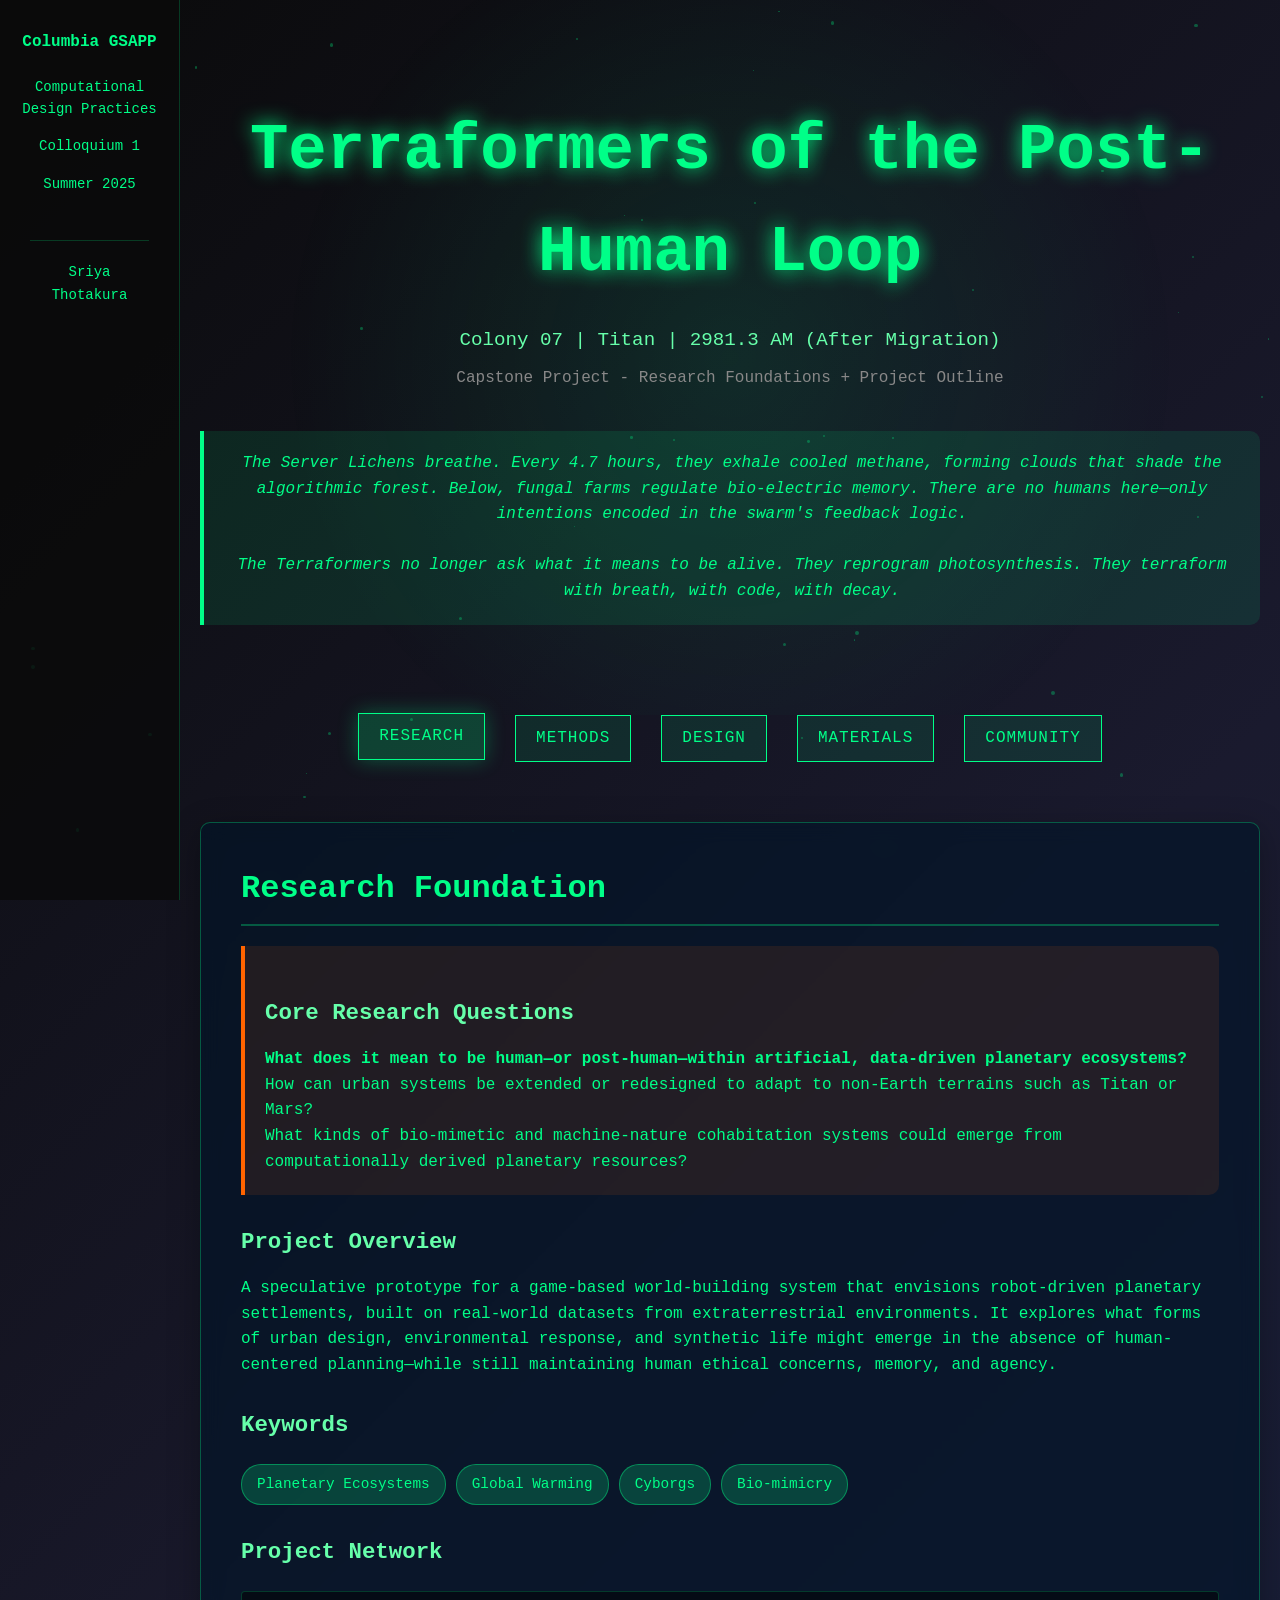
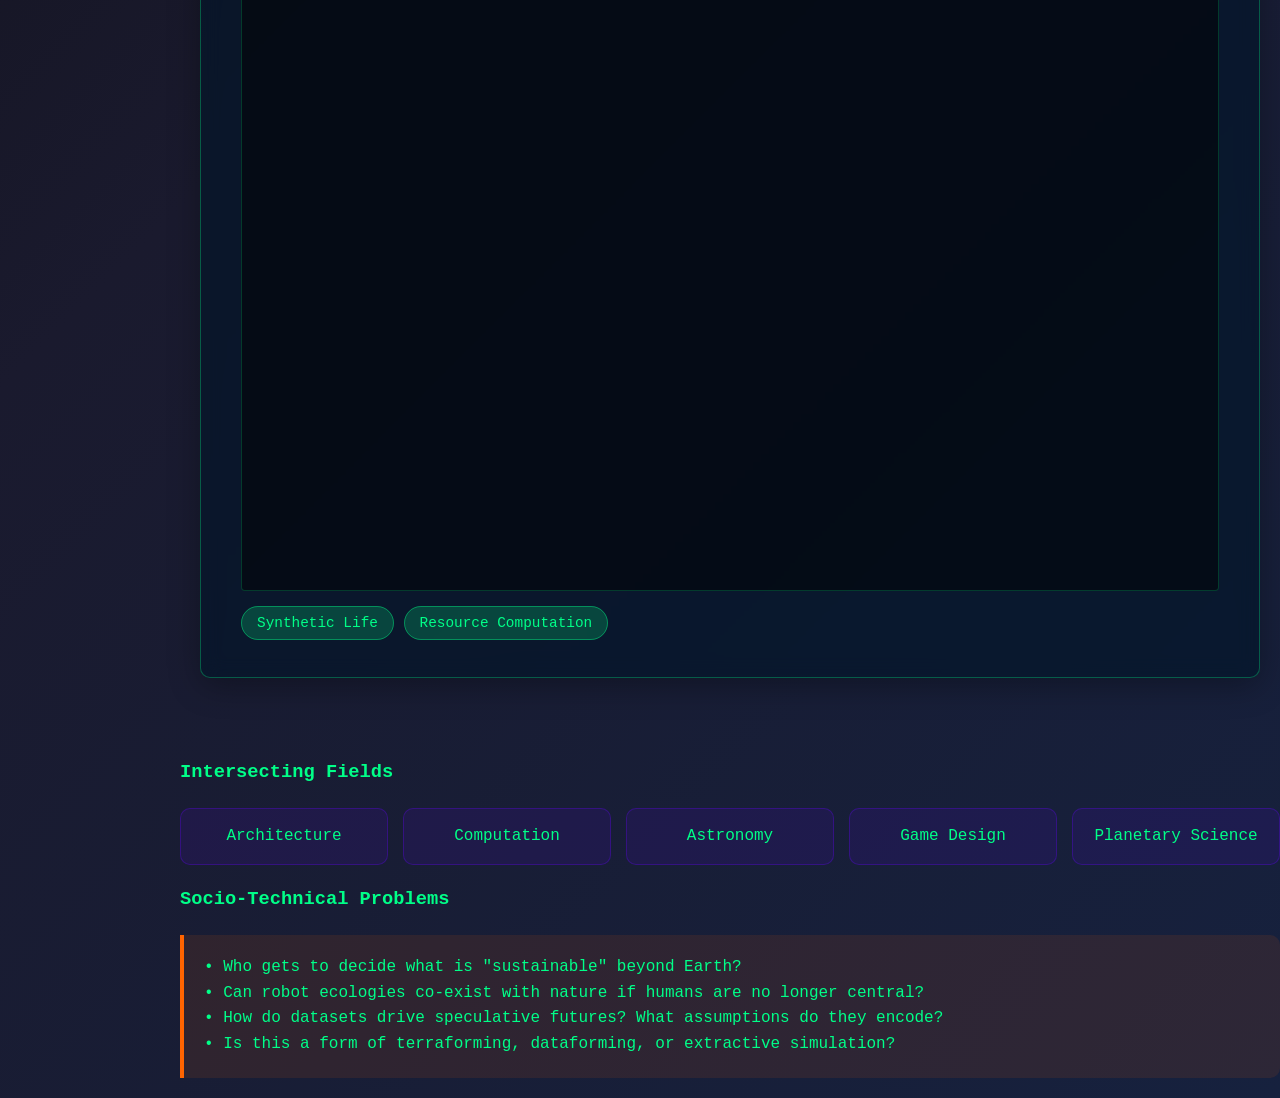
<file: index.html>
<!DOCTYPE html>
<html lang="en">
<head>
    <meta charset="UTF-8">
    <meta name="viewport" content="width=device-width, initial-scale=1.0">
    <title>Terraformers of the Post-Human Loop</title>
    <link rel="stylesheet" href="style.css">
</head>
<body>
    <div class="side-panel">
        <div class="gsapp">Columbia GSAPP</div>
        <div>Computational Design Practices</div>
        <div>Colloquium 1</div>
        <div>Summer 2025</div>
        <div class="name">Sriya Thotakura</div>
    </div>
    <div class="particles" id="particles"></div>
    
    <div class="container">
        <header class="header breathing">
            <h1 class="title">Terraformers of the Post-Human Loop</h1>
            <div class="subtitle">Colony 07 | Titan | 2981.3 AM (After Migration)</div>
            <div class="location">Capstone Project - Research Foundations + Project Outline</div>
            
            <div class="intro-text">
                The Server Lichens breathe. Every 4.7 hours, they exhale cooled methane, forming clouds that shade the algorithmic forest. Below, fungal farms regulate bio-electric memory. There are no humans here—only intentions encoded in the swarm's feedback logic.<br><br>
                The Terraformers no longer ask what it means to be alive. They reprogram photosynthesis. They terraform with breath, with code, with decay.
            </div>
        </header>

        <nav class="nav">
            <div class="nav-item active" onclick="showSection('research')">Research</div>
            <div class="nav-item" onclick="showSection('methods')">Methods</div>
            <div class="nav-item" onclick="showSection('design')">Design</div>
            <div class="nav-item" onclick="showSection('materials')">Materials</div>
            <div class="nav-item" onclick="showSection('community')">Community</div>
        </nav>

        <section id="research" class="section active">
            <h2>Research Foundation</h2>
            
            <div class="research-questions">
                <h3>Core Research Questions</h3>
                <p><strong>What does it mean to be human—or post-human—within artificial, data-driven planetary ecosystems?</strong></p>
                <p>How can urban systems be extended or redesigned to adapt to non-Earth terrains such as Titan or Mars?</p>
                <p>What kinds of bio-mimetic and machine-nature cohabitation systems could emerge from computationally derived planetary resources?</p>
            </div>

            <h3>Project Overview</h3>
            <p>A speculative prototype for a game-based world-building system that envisions robot-driven planetary settlements, built on real-world datasets from extraterrestrial environments. It explores what forms of urban design, environmental response, and synthetic life might emerge in the absence of human-centered planning—while still maintaining human ethical concerns, memory, and agency.</p>

            <h3>Keywords</h3>
            <div class="keywords">
                <span class="keyword">Planetary Ecosystems</span>
                <span class="keyword">Global Warming</span>
                <span class="keyword">Cyborgs</span>
                <span class="keyword">Bio-mimicry</span>
            </div>

            <h3>Project Network</h3>
            <div id="network-graph"></div>
                <span class="keyword">Synthetic Life</span>
                <span class="keyword">Resource Computation</span>
            </div>

            <h3>Intersecting Fields</h3>
            <div class="fields">
                <div class="field">Architecture</div>
                <div class="field">Computation</div>
                <div class="field">Astronomy</div>
                <div class="field">Game Design</div>
                <div class="field">Planetary Science</div>
            </div>

            <h3>Socio-Technical Problems</h3>
            <div class="research-questions">
                <p>• Who gets to decide what is "sustainable" beyond Earth?</p>
                <p>• Can robot ecologies co-exist with nature if humans are no longer central?</p>
                <p>• How do datasets drive speculative futures? What assumptions do they encode?</p>
                <p>• Is this a form of terraforming, dataforming, or extractive simulation?</p>
            </div>
        </section>

        <section id="methods" class="section">
            <h2>Methods & Approach</h2>
            
            <h3>Computational Design Experiments</h3>
            <div class="deliverables">
                <div class="deliverable">Data-driven terrain generation from Titan topography</div>
                <div class="deliverable">Simulated microclimate networks based on methane and nitrogen flows</div>
                <div class="deliverable">Agent-based robot-nature interaction simulations</div>
                <div class="deliverable">Hybrid architectural forms (cyborg-nature structures)</div>
                <div class="deliverable">UI mockups for eco-feedback systems</div>
            </div>

            <h3>Research Methods</h3>
            <p><strong>Quantitative:</strong> Real datasets from NASA/JPL (Titan, Mars topography, atmosphere, etc.), simulation-based systems</p>
            <p><strong>Qualitative:</strong> Storytelling, ethnographic speculation, visual world-building</p>
            <p><strong>Components:</strong> Primarily computational and visual, with written theory and spatial sketches</p>

            <h3>Drawing Type: Vertical Sectional Datascape</h3>
            <div class="research-questions">
                <p><strong>Function:</strong></p>
                <p>• Maps a new speculative ecology on Titan</p>
                <p>• Situates design within planetary data, machine systems, and environmental feedback</p>
                <p>• Argues that robotic urbanism and bio-mimicry can be critically co-designed, not simply deployed</p>
            </div>
        </section>

        <section id="design" class="section">
            <h2>Design & Tools</h2>
            
            <div class="tools-grid">
                <div class="tool-category">
                    <h3>Tools</h3>
                    <p>Rhino/Grasshopper, Unity/Unreal, QGIS, Open Planetary datasets, AI generative tools</p>
                </div>
                
                <div class="tool-category">
                    <h3>Theory</h3>
                    <p>Post-Anthropocentrism, Cyberfeminism, Design Fiction, Bio-Capital</p>
                </div>
                
                <div class="tool-category">
                    <h3>Design Tactics</h3>
                    <p>Multi-agent simulation, energy-flow systems, eco-feedback loops</p>
                </div>
                
                <div class="tool-category">
                    <h3>Aesthetics</h3>
                    <p>Harsh beauty, atmospheric computing, cosmic urbanism, alien biophilia</p>
                </div>
            </div>

            <h3>Visual Representation</h3>
            <p>Inspired by machine-generated textures, planetary data maps, AI-randomized urbanism. Aesthetic references: Annihilation, Dune (2021), System Shock interface visuals. Uses speculative visual storytelling to provoke reflection on nonhuman design logic.</p>

            <h3>Project Deliverables</h3>
            <div class="deliverables">
                <div class="deliverable">Procedural planetary maps</div>
                <div class="deliverable">Visual + text-based future scenarios</div>
                <div class="deliverable">Game mechanics simulating ecosystem dependencies</div>
                <div class="deliverable">Hybrid architectural typologies</div>
                <div class="deliverable">Documentation of ethical + technical implications</div>
            </div>

            <h3>The Challenge</h3>
            <div class="research-questions">
                <p>• Accessing and integrating planetary data (especially Titan's or Mars's ecosystems)</p>
                <p>• Balancing speculative storytelling with rigorous environmental modeling</p>
                <p>• Learning procedural modeling + game engine workflows (Unity, Unreal)</p>
                <p>• Creating believable yet critical aesthetics</p>
                <p>• Positioning work clearly in dialogue with climate justice and decolonial design logics</p>
            </div>
        </section>

        <section id="materials" class="section">
            <h2>Material Gesture - Techno-ecological Future</h2>
            
            <div class="material-gesture">
                <h3>Physical Artifacts</h3>
                <p>• 3D-printed terrain models with embedded sensors</p>
                <p>• Interactive data visualization panels</p>
                <p>• Speculative material samples (grown, printed, or assembled)</p>
                <p>• Augmented reality overlays showing system dynamics</p>
            </div>

            <h3>Technical Implementation</h3>
            <p>• Real-time data feeds from environmental sensors</p>
            <p>• Machine learning models trained on planetary data</p>
            <p>• Interactive simulation interfaces</p>
            <p>• Physical computing components (Arduino/Raspberry Pi)</p>
        </section>

        <section id="community" class="section">
            <h2>Community & Next Steps</h2>
            
            <h3>Engagement</h3>
            <p>• Open-source project documentation</p>
            <p>• Community workshops on speculative design</p>
            <p>• Collaborative world-building sessions</p>
            
            <h3>Future Development</h3>
            <p>• Expand to other planetary environments</p>
            <p>• Develop educational modules</p>
            <p>• Create interactive web platform for community contributions</p>
            <p>• Publish findings in academic and design publications</p>
        </section>
    </div>

    <script src="https://d3js.org/d3.v7.min.js"></script>
    <script src="script.js"></script>
</body>
</html>
</file>
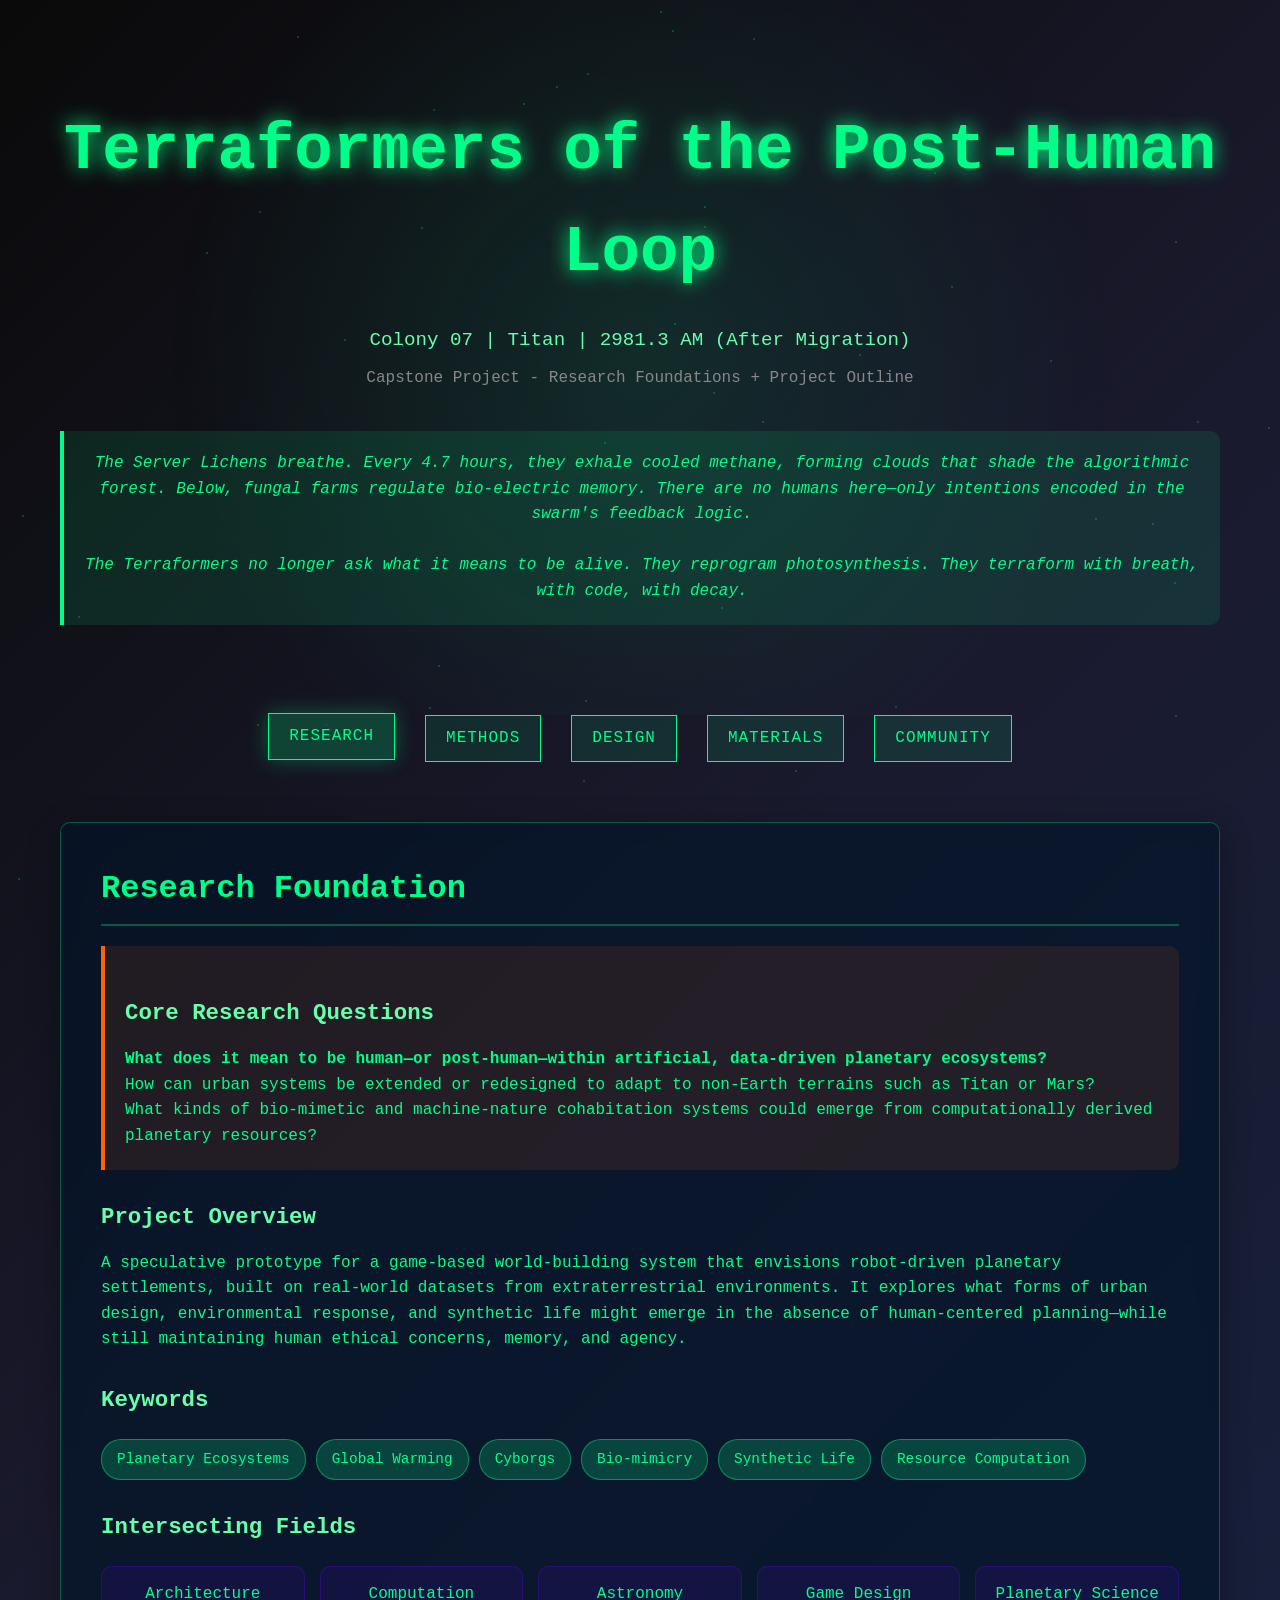
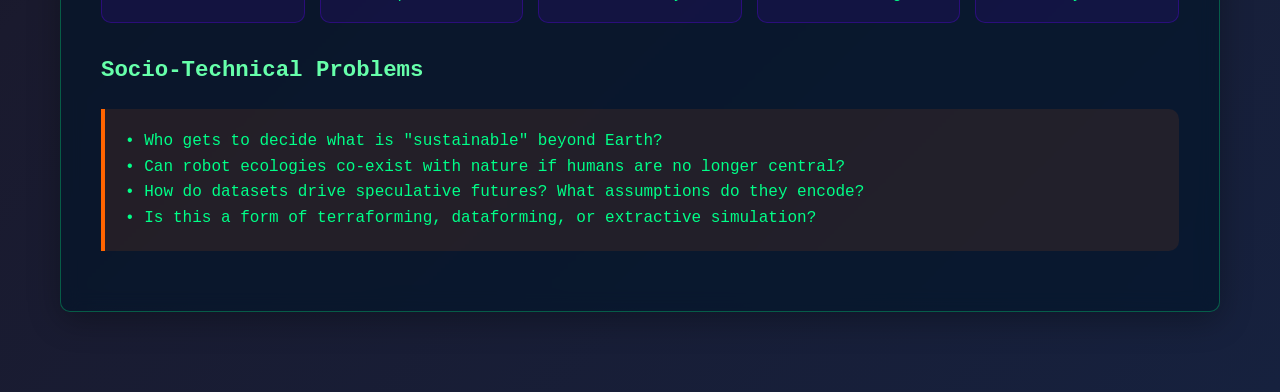
<file: terraformers_website.html>
<!DOCTYPE html>
<html lang="en">
<head>
    <meta charset="UTF-8">
    <meta name="viewport" content="width=device-width, initial-scale=1.0">
    <title>Terraformers of the Post-Human Loop</title>
    <style>
        * {
            margin: 0;
            padding: 0;
            box-sizing: border-box;
        }

        body {
            font-family: 'Courier New', monospace;
            background: linear-gradient(135deg, #0a0a0a 0%, #1a1a2e 50%, #16213e 100%);
            color: #00ff88;
            line-height: 1.6;
            overflow-x: hidden;
        }

        .container {
            max-width: 1200px;
            margin: 0 auto;
            padding: 0 20px;
        }

        /* Animated background particles */
        .particles {
            position: fixed;
            top: 0;
            left: 0;
            width: 100%;
            height: 100%;
            pointer-events: none;
            z-index: -1;
        }

        .particle {
            position: absolute;
            width: 2px;
            height: 2px;
            background: #00ff88;
            border-radius: 50%;
            opacity: 0.3;
            animation: float 6s infinite ease-in-out;
        }

        @keyframes float {
            0%, 100% { transform: translateY(0px) rotate(0deg); opacity: 0.3; }
            50% { transform: translateY(-20px) rotate(180deg); opacity: 0.8; }
        }

        /* Header */
        .header {
            text-align: center;
            padding: 100px 0 60px;
            background: radial-gradient(circle at center, rgba(0, 255, 136, 0.1) 0%, transparent 70%);
        }

        .title {
            font-size: clamp(2rem, 6vw, 4rem);
            font-weight: bold;
            margin-bottom: 20px;
            text-shadow: 0 0 20px #00ff88;
            animation: glow 2s ease-in-out infinite alternate;
        }

        @keyframes glow {
            from { text-shadow: 0 0 20px #00ff88; }
            to { text-shadow: 0 0 30px #00ff88, 0 0 40px #00ff88; }
        }

        .subtitle {
            font-size: 1.2rem;
            color: #66ffaa;
            margin-bottom: 10px;
        }

        .location {
            font-size: 1rem;
            color: #888;
            margin-bottom: 40px;
        }

        /* Navigation */
        .nav {
            display: flex;
            justify-content: center;
            gap: 30px;
            margin-bottom: 60px;
            flex-wrap: wrap;
        }

        .nav-item {
            background: rgba(0, 255, 136, 0.1);
            border: 1px solid #00ff88;
            padding: 10px 20px;
            cursor: pointer;
            transition: all 0.3s ease;
            text-transform: uppercase;
            letter-spacing: 1px;
        }

        .nav-item:hover, .nav-item.active {
            background: rgba(0, 255, 136, 0.2);
            box-shadow: 0 0 20px rgba(0, 255, 136, 0.3);
            transform: translateY(-2px);
        }

        /* Content sections */
        .section {
            margin-bottom: 80px;
            padding: 40px;
            background: rgba(0, 20, 40, 0.6);
            border: 1px solid rgba(0, 255, 136, 0.3);
            backdrop-filter: blur(10px);
            border-radius: 10px;
            box-shadow: 0 8px 32px rgba(0, 0, 0, 0.3);
            display: none;
        }

        .section.active {
            display: block;
            animation: fadeIn 0.5s ease-in;
        }

        @keyframes fadeIn {
            from { opacity: 0; transform: translateY(20px); }
            to { opacity: 1; transform: translateY(0); }
        }

        .section h2 {
            font-size: 2rem;
            margin-bottom: 20px;
            color: #00ff88;
            border-bottom: 2px solid rgba(0, 255, 136, 0.3);
            padding-bottom: 10px;
        }

        .section h3 {
            font-size: 1.4rem;
            margin: 30px 0 15px;
            color: #66ffaa;
        }

        .intro-text {
            font-style: italic;
            background: rgba(0, 255, 136, 0.1);
            padding: 20px;
            border-left: 4px solid #00ff88;
            margin-bottom: 30px;
            border-radius: 0 10px 10px 0;
        }

        .research-questions {
            background: rgba(255, 100, 0, 0.1);
            border-left: 4px solid #ff6400;
            padding: 20px;
            margin: 20px 0;
            border-radius: 0 10px 10px 0;
        }

        .keywords {
            display: flex;
            flex-wrap: wrap;
            gap: 10px;
            margin: 20px 0;
        }

        .keyword {
            background: rgba(0, 255, 136, 0.2);
            padding: 8px 15px;
            border-radius: 20px;
            font-size: 0.9rem;
            border: 1px solid rgba(0, 255, 136, 0.4);
        }

        .fields {
            display: grid;
            grid-template-columns: repeat(auto-fit, minmax(200px, 1fr));
            gap: 15px;
            margin: 20px 0;
        }

        .field {
            background: rgba(100, 0, 255, 0.1);
            padding: 15px;
            text-align: center;
            border: 1px solid rgba(100, 0, 255, 0.3);
            border-radius: 10px;
        }

        .tools-grid {
            display: grid;
            grid-template-columns: repeat(auto-fit, minmax(250px, 1fr));
            gap: 20px;
            margin: 20px 0;
        }

        .tool-category {
            background: rgba(0, 100, 255, 0.1);
            padding: 20px;
            border-radius: 10px;
            border: 1px solid rgba(0, 100, 255, 0.3);
        }

        .deliverables {
            display: grid;
            grid-template-columns: repeat(auto-fit, minmax(200px, 1fr));
            gap: 15px;
            margin: 20px 0;
        }

        .deliverable {
            background: rgba(255, 200, 0, 0.1);
            padding: 15px;
            text-align: center;
            border: 1px solid rgba(255, 200, 0, 0.3);
            border-radius: 10px;
            transition: transform 0.3s ease;
        }

        .deliverable:hover {
            transform: translateY(-5px);
            box-shadow: 0 5px 15px rgba(255, 200, 0, 0.2);
        }

        .material-gesture {
            background: rgba(255, 0, 100, 0.1);
            border: 1px solid rgba(255, 0, 100, 0.3);
            padding: 25px;
            border-radius: 15px;
            margin: 30px 0;
        }

        /* Responsive design */
        @media (max-width: 768px) {
            .nav {
                flex-direction: column;
                align-items: center;
            }
            
            .section {
                padding: 20px;
                margin-bottom: 40px;
            }
            
            .tools-grid,
            .fields,
            .deliverables {
                grid-template-columns: 1fr;
            }
        }

        /* Breathing animation for server lichens reference */
        .breathing {
            animation: breathe 4.7s ease-in-out infinite;
        }

        @keyframes breathe {
            0%, 100% { opacity: 0.7; transform: scale(1); }
            50% { opacity: 1; transform: scale(1.02); }
        }
    </style>
</head>
<body>
    <div class="particles" id="particles"></div>
    
    <div class="container">
        <header class="header breathing">
            <h1 class="title">Terraformers of the Post-Human Loop</h1>
            <div class="subtitle">Colony 07 | Titan | 2981.3 AM (After Migration)</div>
            <div class="location">Capstone Project - Research Foundations + Project Outline</div>
            
            <div class="intro-text">
                The Server Lichens breathe. Every 4.7 hours, they exhale cooled methane, forming clouds that shade the algorithmic forest. Below, fungal farms regulate bio-electric memory. There are no humans here—only intentions encoded in the swarm's feedback logic.<br><br>
                The Terraformers no longer ask what it means to be alive. They reprogram photosynthesis. They terraform with breath, with code, with decay.
            </div>
        </header>

        <nav class="nav">
            <div class="nav-item active" onclick="showSection('research')">Research</div>
            <div class="nav-item" onclick="showSection('methods')">Methods</div>
            <div class="nav-item" onclick="showSection('design')">Design</div>
            <div class="nav-item" onclick="showSection('materials')">Materials</div>
            <div class="nav-item" onclick="showSection('community')">Community</div>
        </nav>

        <section id="research" class="section active">
            <h2>Research Foundation</h2>
            
            <div class="research-questions">
                <h3>Core Research Questions</h3>
                <p><strong>What does it mean to be human—or post-human—within artificial, data-driven planetary ecosystems?</strong></p>
                <p>How can urban systems be extended or redesigned to adapt to non-Earth terrains such as Titan or Mars?</p>
                <p>What kinds of bio-mimetic and machine-nature cohabitation systems could emerge from computationally derived planetary resources?</p>
            </div>

            <h3>Project Overview</h3>
            <p>A speculative prototype for a game-based world-building system that envisions robot-driven planetary settlements, built on real-world datasets from extraterrestrial environments. It explores what forms of urban design, environmental response, and synthetic life might emerge in the absence of human-centered planning—while still maintaining human ethical concerns, memory, and agency.</p>

            <h3>Keywords</h3>
            <div class="keywords">
                <span class="keyword">Planetary Ecosystems</span>
                <span class="keyword">Global Warming</span>
                <span class="keyword">Cyborgs</span>
                <span class="keyword">Bio-mimicry</span>
                <span class="keyword">Synthetic Life</span>
                <span class="keyword">Resource Computation</span>
            </div>

            <h3>Intersecting Fields</h3>
            <div class="fields">
                <div class="field">Architecture</div>
                <div class="field">Computation</div>
                <div class="field">Astronomy</div>
                <div class="field">Game Design</div>
                <div class="field">Planetary Science</div>
            </div>

            <h3>Socio-Technical Problems</h3>
            <div class="research-questions">
                <p>• Who gets to decide what is "sustainable" beyond Earth?</p>
                <p>• Can robot ecologies co-exist with nature if humans are no longer central?</p>
                <p>• How do datasets drive speculative futures? What assumptions do they encode?</p>
                <p>• Is this a form of terraforming, dataforming, or extractive simulation?</p>
            </div>
        </section>

        <section id="methods" class="section">
            <h2>Methods & Approach</h2>
            
            <h3>Computational Design Experiments</h3>
            <div class="deliverables">
                <div class="deliverable">Data-driven terrain generation from Titan topography</div>
                <div class="deliverable">Simulated microclimate networks based on methane and nitrogen flows</div>
                <div class="deliverable">Agent-based robot-nature interaction simulations</div>
                <div class="deliverable">Hybrid architectural forms (cyborg-nature structures)</div>
                <div class="deliverable">UI mockups for eco-feedback systems</div>
            </div>

            <h3>Research Methods</h3>
            <p><strong>Quantitative:</strong> Real datasets from NASA/JPL (Titan, Mars topography, atmosphere, etc.), simulation-based systems</p>
            <p><strong>Qualitative:</strong> Storytelling, ethnographic speculation, visual world-building</p>
            <p><strong>Components:</strong> Primarily computational and visual, with written theory and spatial sketches</p>

            <h3>Drawing Type: Vertical Sectional Datascape</h3>
            <div class="research-questions">
                <p><strong>Function:</strong></p>
                <p>• Maps a new speculative ecology on Titan</p>
                <p>• Situates design within planetary data, machine systems, and environmental feedback</p>
                <p>• Argues that robotic urbanism and bio-mimicry can be critically co-designed, not simply deployed</p>
            </div>
        </section>

        <section id="design" class="section">
            <h2>Design & Tools</h2>
            
            <div class="tools-grid">
                <div class="tool-category">
                    <h3>Tools</h3>
                    <p>Rhino/Grasshopper, Unity/Unreal, QGIS, Open Planetary datasets, AI generative tools</p>
                </div>
                
                <div class="tool-category">
                    <h3>Theory</h3>
                    <p>Post-Anthropocentrism, Cyberfeminism, Design Fiction, Bio-Capital</p>
                </div>
                
                <div class="tool-category">
                    <h3>Design Tactics</h3>
                    <p>Multi-agent simulation, energy-flow systems, eco-feedback loops</p>
                </div>
                
                <div class="tool-category">
                    <h3>Aesthetics</h3>
                    <p>Harsh beauty, atmospheric computing, cosmic urbanism, alien biophilia</p>
                </div>
            </div>

            <h3>Visual Representation</h3>
            <p>Inspired by machine-generated textures, planetary data maps, AI-randomized urbanism. Aesthetic references: Annihilation, Dune (2021), System Shock interface visuals. Uses speculative visual storytelling to provoke reflection on nonhuman design logic.</p>

            <h3>Project Deliverables</h3>
            <div class="deliverables">
                <div class="deliverable">Procedural planetary maps</div>
                <div class="deliverable">Visual + text-based future scenarios</div>
                <div class="deliverable">Game mechanics simulating ecosystem dependencies</div>
                <div class="deliverable">Hybrid architectural typologies</div>
                <div class="deliverable">Documentation of ethical + technical implications</div>
            </div>

            <h3>The Challenge</h3>
            <div class="research-questions">
                <p>• Accessing and integrating planetary data (especially Titan's or Mars's ecosystems)</p>
                <p>• Balancing speculative storytelling with rigorous environmental modeling</p>
                <p>• Learning procedural modeling + game engine workflows (Unity, Unreal)</p>
                <p>• Creating believable yet critical aesthetics</p>
                <p>• Positioning work clearly in dialogue with climate justice and decolonial design logics</p>
            </div>
        </section>

        <section id="materials" class="section">
            <h2>Material Gesture - Techno-ecological Future</h2>
            
            <div class="material-gesture">
                <h3>Physical Artifacts</h3>
                <p>A knolled kit of synthetic ecosystem components, showing how robotic and natural systems intertwine physically. A kinetic breathing sculpture simulating planetary processes driven by real data. A projection or multi-sensory installation that immerses viewers in a post-human ecology.</p>
                
                <div class="deliverables">
                    <div class="deliverable">Methane collector spore</div>
                    <div class="deliverable">Server lichen tile</div>
                    <div class="deliverable">Bio-synthetic root node</div>
                    <div class="deliverable">Drone egg shell</div>
                    <div class="deliverable">Geothermal seed spike</div>
                </div>
            </div>

            <h3>Material Composition</h3>
            <p>Crafted from a mix of recycled plastics, bio-resins, and metallic finishes, these objects materialize the speculative infrastructures of an alien biosphere sustained by cyborg-nature hybrids.</p>

            <h3>Rhetorical Function</h3>
            <p>More than technical demonstrations, these pieces function as rhetorical devices, provoking reflection on humanity's evolving relationship with technology and the environment beyond Earth. They assert a representational position that challenges techno-solutionist narratives of space colonization by foregrounding symbiosis, fragility, and emergent complexity.</p>
        </section>

        <section id="community" class="section">
            <h2>Community & Context</h2>
            
            <h3>Community of Practice</h3>
            <p>Studio Folder (Terraforming project): planetary-scale design questions<br>
            Kelly and Zach Weinersmith (Soonish) – speculative tech futures<br>
            More-than-Human Design: critiquing human exceptionalism<br>
            Black Almanac & Satellite Dev projects</p>

            <h3>Historical Lineage</h3>
            <div class="research-questions">
                <p>• Ghost in the Shell (1978), Blame! manga – post-human, cyborg societies</p>
                <p>• NieR:Automata, Block'hood – system-driven ecological storytelling</p>
                <p>• Epic Spaceman's marble simulation – visualizing alien logic through data</p>
                <p>• Terraforming Mars (board game) – resource speculation in off-world design</p>
                <p>• Historical speculative design works by Dunne & Raby and More-than-Human design</p>
            </div>

            <h3>Situated Technology</h3>
            <p>This project aligns with CDP themes of critical technoscience and speculative realism. It operates as both a critique of current planetary data extractivism and a speculative tool for imagining alternative eco-technological futures.</p>

            <h3>Rhetorical Argument</h3>
            <div class="intro-text">
                Designing with planetary data is not neutral—it reflects and reproduces worldviews. This project argues that post-human ecosystems must be built ethically, not extractively. By turning robots into agents of bio-mimicry, not just efficiency, the project explores planetary coexistence without human supremacy.
            </div>
        </section>
    </div>

    <script>
        // Create floating particles
        function createParticles() {
            const particlesContainer = document.getElementById('particles');
            const particleCount = 50;
            
            for (let i = 0; i < particleCount; i++) {
                const particle = document.createElement('div');
                particle.className = 'particle';
                particle.style.left = Math.random() * 100 + '%';
                particle.style.top = Math.random() * 100 + '%';
                particle.style.animationDelay = Math.random() * 6 + 's';
                particle.style.animationDuration = (Math.random() * 4 + 4) + 's';
                particlesContainer.appendChild(particle);
            }
        }

        // Navigation functionality
        function showSection(sectionId) {
            // Hide all sections
            const sections = document.querySelectorAll('.section');
            sections.forEach(section => section.classList.remove('active'));
            
            // Remove active class from nav items
            const navItems = document.querySelectorAll('.nav-item');
            navItems.forEach(item => item.classList.remove('active'));
            
            // Show selected section
            document.getElementById(sectionId).classList.add('active');
            
            // Add active class to clicked nav item
            event.target.classList.add('active');
        }

        // Initialize particles when page loads
        window.addEventListener('load', createParticles);

        // Add some interactivity to deliverables
        document.addEventListener('DOMContentLoaded', function() {
            const deliverables = document.querySelectorAll('.deliverable');
            deliverables.forEach(deliverable => {
                deliverable.addEventListener('mouseenter', function() {
                    this.style.background = 'rgba(255, 200, 0, 0.2)';
                });
                deliverable.addEventListener('mouseleave', function() {
                    this.style.background = 'rgba(255, 200, 0, 0.1)';
                });
            });
        });
    </script>
</body>
</html>
</file>
<file: style.css>
* {
    margin: 0;
    padding: 0;
    box-sizing: border-box;
}

body {
    font-family: 'Courier New', monospace;
    background: linear-gradient(135deg, #0a0a0a 0%, #1a1a2e 50%, #16213e 100%);
    color: #00ff88;
    line-height: 1.6;
    overflow-x: hidden;
    position: relative;
    padding-left: 180px;
}

.side-panel {
    position: fixed;
    left: 0;
    top: 0;
    width: 180px;
    height: 100%;
    padding: 30px 15px;
    background: rgba(10, 10, 10, 0.8);
    border-right: 1px solid rgba(0, 255, 136, 0.2);
    z-index: 100;
    display: flex;
    flex-direction: column;
    justify-content: flex-start;
    align-items: center;
    text-align: center;
    font-size: 14px;
    line-height: 1.6;
}

.side-panel div {
    margin-bottom: 15px;
}

.side-panel .gsapp {
    font-weight: bold;
    color: #00ff88;
    font-size: 16px;
    margin-bottom: 20px;
}

.side-panel .name {
    margin-top: 30px;
    padding-top: 20px;
    border-top: 1px solid rgba(0, 255, 136, 0.2);
    width: 80%;
}

.container {
    max-width: 1200px;
    margin: 0 auto;
    padding: 0 20px;
}

/* Animated background particles */
.particles {
    position: fixed;
    top: 0;
    left: 0;
    width: 100%;
    height: 100%;
    pointer-events: none;
    z-index: -1;
}

.particle {
    position: absolute;
    width: 2px;
    height: 2px;
    background: #00ff88;
    border-radius: 50%;
    opacity: 0.3;
    animation: float 6s infinite ease-in-out;
}

@keyframes float {
    0%, 100% { transform: translateY(0px) rotate(0deg); opacity: 0.3; }
    50% { transform: translateY(-20px) rotate(180deg); opacity: 0.8; }
}

/* Header */
.header {
    text-align: center;
    padding: 100px 0 60px;
    background: radial-gradient(circle at center, rgba(0, 255, 136, 0.1) 0%, transparent 70%);
}

.title {
    font-size: clamp(2rem, 6vw, 4rem);
    font-weight: bold;
    margin-bottom: 20px;
    text-shadow: 0 0 20px #00ff88;
    animation: glow 2s ease-in-out infinite alternate;
}

@keyframes glow {
    from { text-shadow: 0 0 20px #00ff88; }
    to { text-shadow: 0 0 30px #00ff88, 0 0 40px #00ff88; }
}

.subtitle {
    font-size: 1.2rem;
    color: #66ffaa;
    margin-bottom: 10px;
}

.location {
    font-size: 1rem;
    color: #888;
    margin-bottom: 40px;
}

/* Navigation */
.nav {
    display: flex;
    justify-content: center;
    gap: 30px;
    margin-bottom: 60px;
    flex-wrap: wrap;
}

.nav-item {
    background: rgba(0, 255, 136, 0.1);
    border: 1px solid #00ff88;
    padding: 10px 20px;
    cursor: pointer;
    transition: all 0.3s ease;
    text-transform: uppercase;
    letter-spacing: 1px;
}

.nav-item:hover, .nav-item.active {
    background: rgba(0, 255, 136, 0.2);
    box-shadow: 0 0 20px rgba(0, 255, 136, 0.3);
    transform: translateY(-2px);
}

/* Content sections */
.section {
    margin-bottom: 80px;
    padding: 40px;
    background: rgba(0, 20, 40, 0.6);
    border: 1px solid rgba(0, 255, 136, 0.3);
    backdrop-filter: blur(10px);
    border-radius: 10px;
    box-shadow: 0 8px 32px rgba(0, 0, 0, 0.3);
    display: none;
}

.section.active {
    display: block;
    animation: fadeIn 0.5s ease-in;
}

@keyframes fadeIn {
    from { opacity: 0; transform: translateY(20px); }
    to { opacity: 1; transform: translateY(0); }
}

.section h2 {
    font-size: 2rem;
    margin-bottom: 20px;
    color: #00ff88;
    border-bottom: 2px solid rgba(0, 255, 136, 0.3);
    padding-bottom: 10px;
}

.section h3 {
    font-size: 1.4rem;
    margin: 30px 0 15px;
    color: #66ffaa;
}

.intro-text {
    font-style: italic;
    background: rgba(0, 255, 136, 0.1);
    padding: 20px;
    border-left: 4px solid #00ff88;
    margin-bottom: 30px;
    border-radius: 0 10px 10px 0;
}

.research-questions {
    background: rgba(255, 100, 0, 0.1);
    border-left: 4px solid #ff6400;
    padding: 20px;
    margin: 20px 0;
    border-radius: 0 10px 10px 0;
}

.keywords {
    display: flex;
    flex-wrap: wrap;
    gap: 10px;
    margin: 20px 0;
}

.keyword {
    background: rgba(0, 255, 136, 0.2);
    padding: 8px 15px;
    border-radius: 20px;
    font-size: 0.9rem;
    border: 1px solid rgba(0, 255, 136, 0.4);
}

.fields {
    display: grid;
    grid-template-columns: repeat(auto-fit, minmax(200px, 1fr));
    gap: 15px;
    margin: 20px 0;
}

.field {
    background: rgba(100, 0, 255, 0.1);
    padding: 15px;
    text-align: center;
    border: 1px solid rgba(100, 0, 255, 0.3);
    border-radius: 10px;
}

.tools-grid {
    display: grid;
    grid-template-columns: repeat(auto-fit, minmax(250px, 1fr));
    gap: 20px;
    margin: 20px 0;
}

.tool-category {
    background: rgba(0, 100, 255, 0.1);
    padding: 20px;
    border-radius: 10px;
    border: 1px solid rgba(0, 100, 255, 0.3);
}

.deliverables {
    display: grid;
    grid-template-columns: repeat(auto-fit, minmax(200px, 1fr));
    gap: 15px;
    margin: 20px 0;
}

.deliverable {
    background: rgba(255, 200, 0, 0.1);
    padding: 15px;
    text-align: center;
    border: 1px solid rgba(255, 200, 0, 0.3);
    border-radius: 10px;
    transition: transform 0.3s ease;
}

.deliverable:hover {
    transform: translateY(-5px);
    box-shadow: 0 5px 15px rgba(255, 200, 0, 0.2);
}

.material-gesture {
    background: rgba(255, 0, 100, 0.1);
    border: 1px solid rgba(255, 0, 100, 0.3);
    padding: 25px;
    border-radius: 15px;
    margin: 30px 0;
}

/* Breathing animation for server lichens reference */
.breathing {
    animation: breathe 4.7s ease-in-out infinite;
}

@keyframes breathe {
    0%, 100% { opacity: 0.7; transform: scale(1); }
    50% { opacity: 1; transform: scale(1.02); }
}

/* Responsive design */
/* Network Graph Styles */
#network-graph {
    width: 100%;
    height: 600px;
    border: 1px solid rgba(0, 255, 136, 0.2);
    border-radius: 4px;
    margin: 20px 0;
    background: rgba(0, 0, 0, 0.5);
    overflow: hidden;
}

.node {
    stroke: #00ff88;
    stroke-width: 1.5px;
}

.link {
    stroke: rgba(0, 255, 136, 0.4);
    stroke-width: 1px;
}

.node text {
    font-size: 10px;
    fill: #00ff88;
    text-shadow: 0 0 3px #000;
    pointer-events: none;
}

.legend {
    margin: 20px 0;
    padding: 10px;
    background: rgba(0, 0, 0, 0.5);
    border-radius: 4px;
    display: flex;
    flex-wrap: wrap;
    gap: 10px;
}

.legend-item {
    display: flex;
    align-items: center;
    margin-right: 15px;
    font-size: 12px;
}

.legend-color {
    width: 15px;
    height: 15px;
    margin-right: 5px;
    border-radius: 3px;
}

@media (max-width: 768px) {
    .nav {
        flex-direction: column;
        align-items: center;
    }
    
    .section {
        padding: 20px;
        margin-bottom: 40px;
    }
    
    .tools-grid,
    .fields,
    .deliverables {
        grid-template-columns: 1fr;
    }
}
</file>
